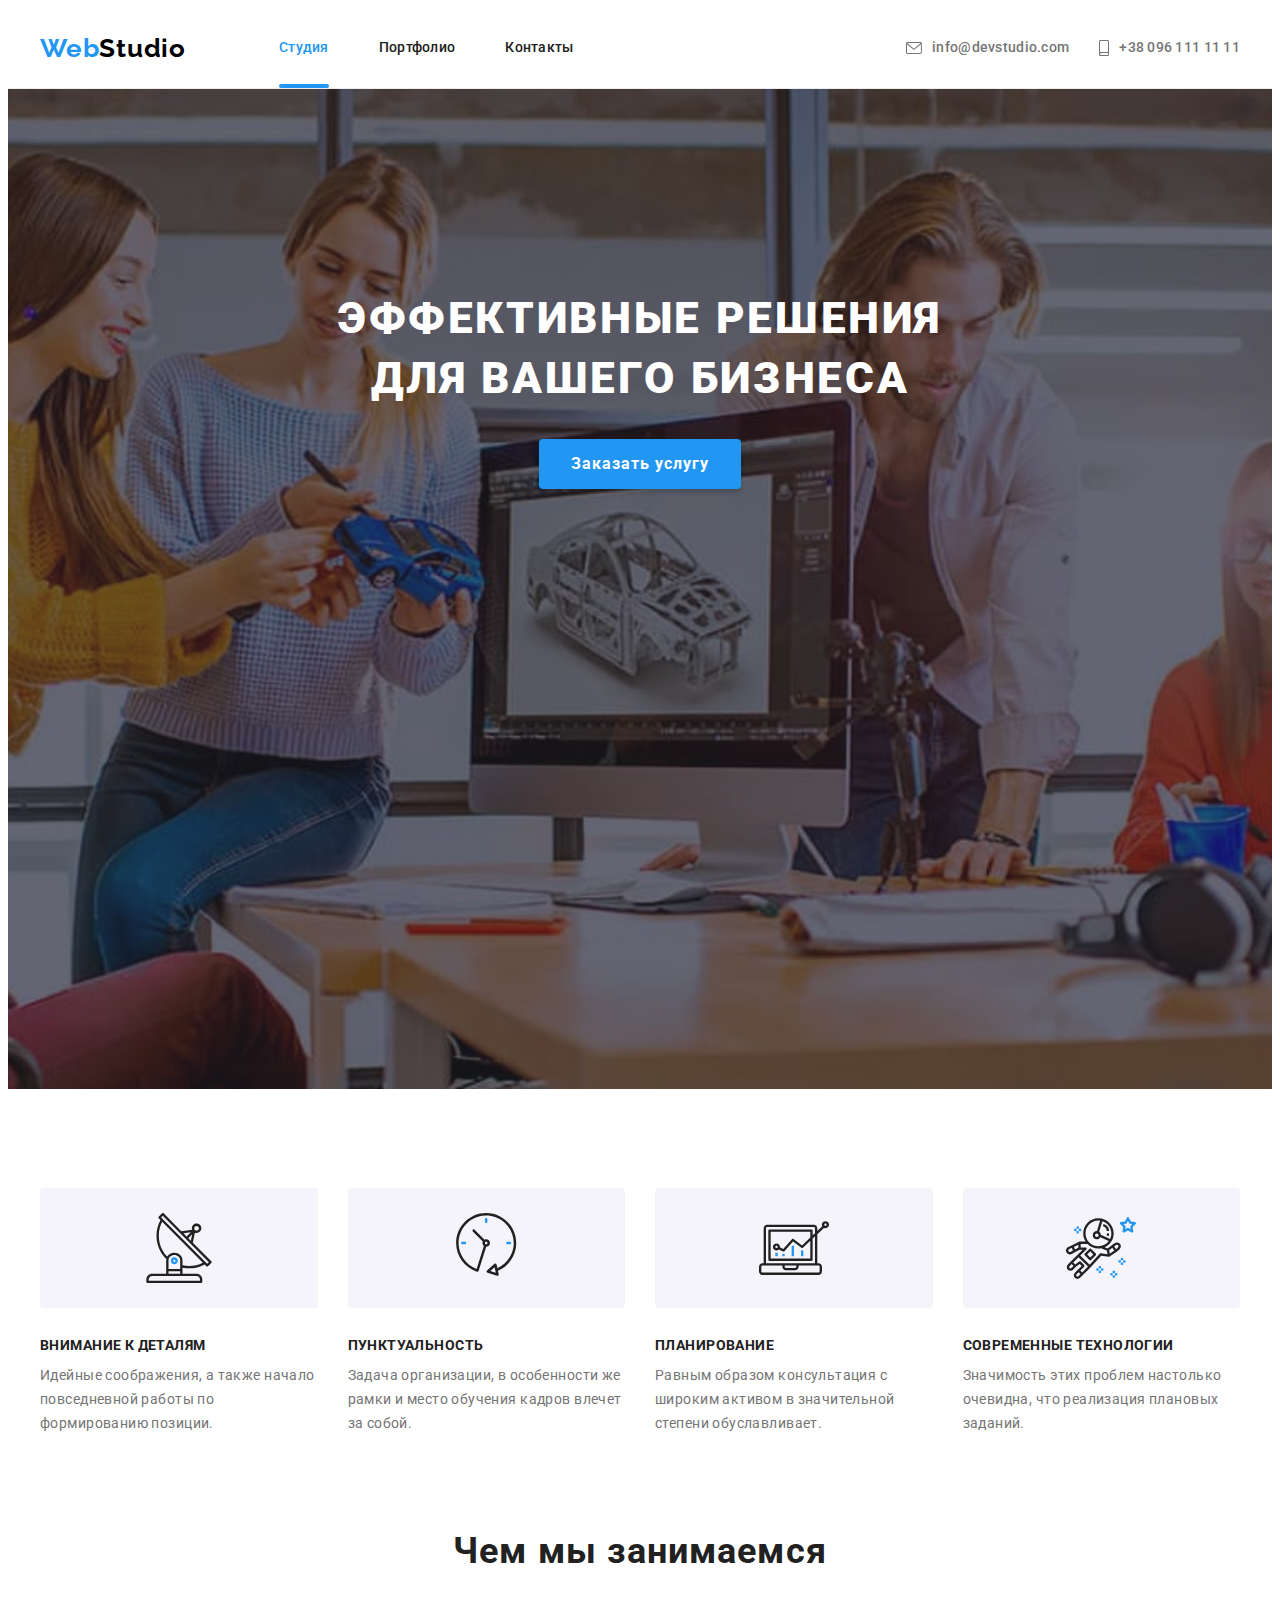
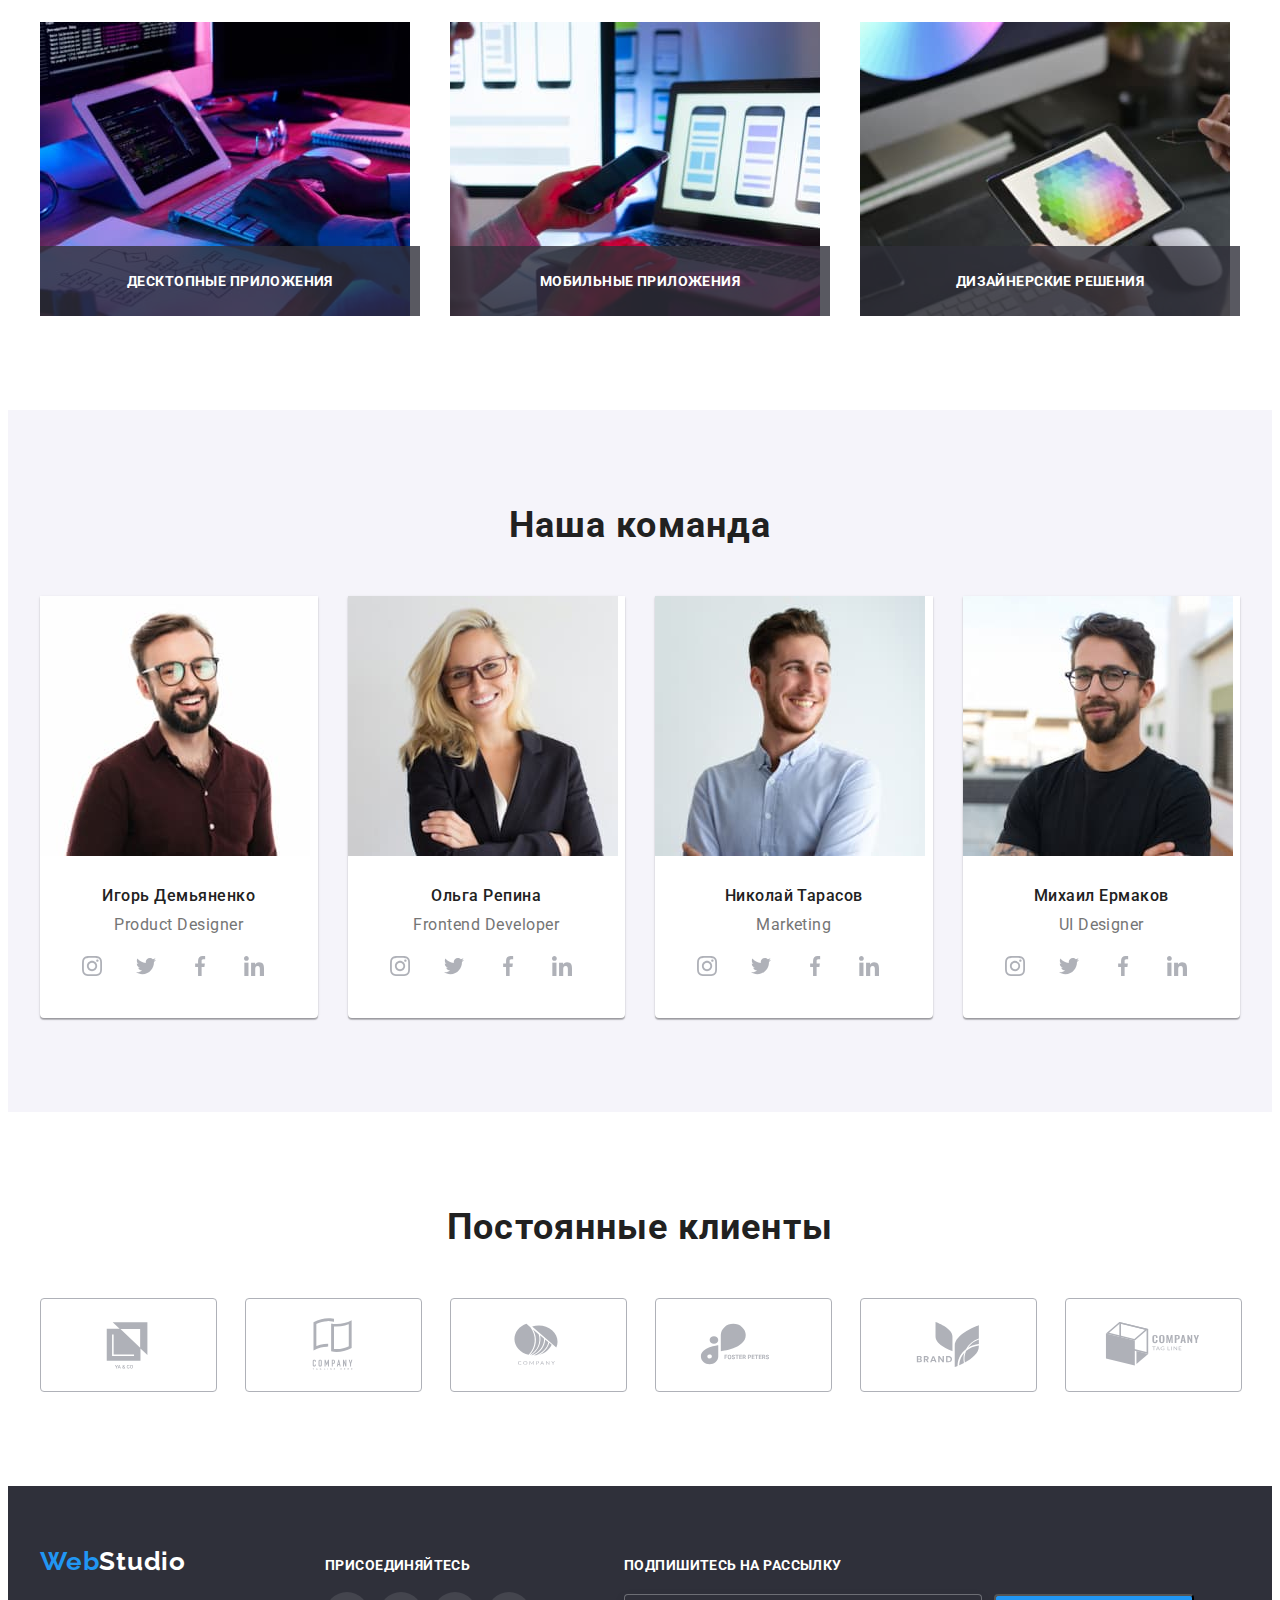
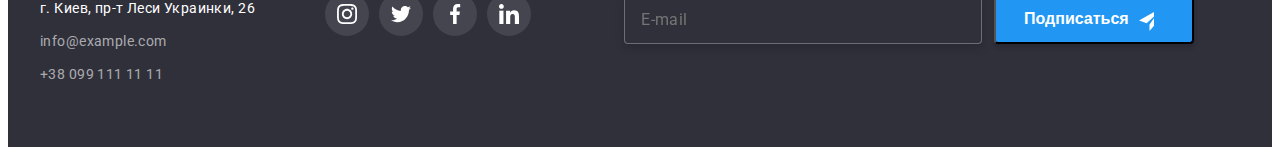
<file: index.html>
<!DOCTYPE html>
<html lang="ru">
  <head>
    <meta charset="UTF-8" />
    <meta http-equiv="X-UA-Compatible" content="IE=edge" />
    <meta name="viewport" content="width=device-width, initial-scale=1.0" />
    <title>Document</title>
    <link rel="preconnect" href="https://fonts.gstatic.com" />
    <link
      href="https://fonts.googleapis.com/css2?family=Raleway:wght@700&family=Roboto:wght@400;500;700;900&display=swap"
      rel="stylesheet"
    />
    <link
      rel="stylesheet"
      href="https://cdnjs.cloudflare.com/ajax/libs/modern-normalize/1.0.0/modern-normalize.css"
      integrity="sha512-Zx6MlUMKSVJoQ+83OwhdILe8cSEsCzfqThJd7J/VA2UrK6Ctj85p+xzqfyuNXE5B1k25uUdmJ2OzItbBy9GHAQ=="
      crossorigin="anonymous"
    />
    <link rel="stylesheet" href="./css/style.css" />
  </head>

  <body>
    <!-- HEADER -->
    <header class="header">
      <div class="container header-content">
        <nav class="site-nav list">
          <a class="logo link" href="./index.html" lang="en">
            <span class="logo-part-blue">Web</span>Studio
          </a>
          <ul class="menu list">
            <li class="menu-item">
              <a class="menu-link current link" href="./index.html">Студия</a>
            </li>
            <li class="menu-item">
              <a class="menu-link link" href="./portfolio.html">Портфолио</a>
            </li>
            <li class="menu-item">
              <a class="menu-link link" href="">Контакты</a>
            </li>
          </ul>
        </nav>

        <ul class="mail-and-tel list">
          <li class="mt-item">
            <a
              class="menu-link address-link link"
              href="mailto:info@devstudio.com"
              lang="en"
            >
              <svg class="mail-icon">
                <use href="./images/icons.svg#icon-envelope"></use>
              </svg>
              info@devstudio.com
            </a>
          </li>
          <li class="mt-item">
            <a class="menu-link address-link link" href="tel:+380961111111">
              <svg class="tel-icon">
                <use href="./images/icons.svg#icon-smartphone"></use>
              </svg>
              +38 096 111 11 11
            </a>
          </li>
        </ul>
      </div>
    </header>

    <main>
      <!-- HERO -->
      <section class="hero">
        <!-- <div class="container"> -->
        <h1 class="hero-title">Эффективные решения для вашего бизнеса</h1>

        <button class="hero-button" type="button" data-modal-open>
          Заказать услугу
        </button>
        <!-- </div> -->
      </section>

      <!-- SPECIFICS -->
      <section class="specifics">
        <div class="container">
          <h2 class="specifics-title visually-hidden">Особенности</h2>
          <ul class="specifics-list list">
            <li class="specifics-item">
              <div class="specifics-icon-allign">
                <svg class="specifics-icon">
                  <use href="./images/icons.svg#icon-antenna"></use>
                </svg>
              </div>
              <h3 class="specifics-item-title">Внимание к деталям</h3>
              <p class="specifics-item-text">
                Идейные соображения, а также начало повседневной работы по
                формированию позиции.
              </p>
            </li>
            <li class="specifics-item">
              <div class="specifics-icon-allign">
                <svg class="specifics-icon">
                  <use href="./images/icons.svg#icon-clock"></use>
                </svg>
              </div>
              <h3 class="specifics-item-title">Пунктуальность</h3>
              <p class="specifics-item-text">
                Задача организации, в особенности же рамки и место обучения
                кадров влечет за собой.
              </p>
            </li>
            <li class="specifics-item">
              <div class="specifics-icon-allign">
                <svg class="specifics-icon">
                  <use href="./images/icons.svg#icon-diagram"></use>
                </svg>
              </div>
              <h3 class="specifics-item-title">Планирование</h3>
              <p class="specifics-item-text">
                Равным образом консультация с широким активом в значительной
                степени обуславливает.
              </p>
            </li>
            <li class="specifics-item">
              <div class="specifics-icon-allign">
                <svg class="specifics-icon">
                  <use href="./images/icons.svg#icon-astronaut"></use>
                </svg>
              </div>
              <h3 class="specifics-item-title">Современные технологии</h3>
              <p class="specifics-item-text">
                Значимость этих проблем настолько очевидна, что реализация
                плановых заданий.
              </p>
            </li>
          </ul>
        </div>
      </section>

      <!-- WORK -->
      <section class="work">
        <div class="container">
          <h2 class="work-title">Чем мы занимаемся</h2>

          <ul class="work-list list">
            <li class="work-list-item">
              <img
                class="work-list-item-img"
                src="./images/studio/box01.jpg"
                alt="На комрьютере пишут код и смотрят его на планшете"
                width="370"
                height="294"
              />
              <p class="work-list-item-title">Десктопные приложения</p>
            </li>
            <li class="work-list-item">
              <img
                class="work-list-item-img"
                src="./images/studio/box02.jpg"
                alt="На ноутбуке смотрят макеты сайтов для мобильных"
                width="370"
                height="294"
              />
              <p class="work-list-item-title">Мобильные приложения</p>
            </li>
            <li class="work-list-item">
              <img
                class="work-list-item-img"
                src="./images/studio/box03.jpg"
                alt="На планшете смотрят гамму цветов"
                width="370"
                height="294"
              />
              <p class="work-list-item-title">Дизайнерские решения</p>
            </li>
          </ul>
        </div>
      </section>

      <!-- TEAM -->
      <section class="section team">
        <div class="container">
          <h2 class="team-title">Наша команда</h2>
          <ul class="team-list list">
            <li class="team-item">
              <img
                class="team-item-img"
                src="./images/studio/comm1.jpg"
                alt="фото Игоря Демьяненко"
                width="270"
                height="260"
              />
              <div class="team-item-text">
                <h3 class="team-item-name">Игорь Демьяненко</h3>
                <p class="team-item-profession" lang="en">Product Designer</p>
                <ul class="team-contact-list list">
                  <li class="team-contact-list-item">
                    <a class="team-contact-list-item-link" href="">
                      <svg class="social-icon">
                        <use href="./images/icons.svg#icon-instagram"></use>
                      </svg>
                    </a>
                  </li>
                  <li class="team-contact-list-item">
                    <a class="team-contact-list-item-link" href="">
                      <svg class="social-icon">
                        <use href="./images/icons.svg#icon-twitter"></use>
                      </svg>
                    </a>
                  </li>
                  <li class="team-contact-list-item">
                    <a class="team-contact-list-item-link" href="">
                      <svg class="social-icon">
                        <use href="./images/icons.svg#icon-facebook"></use>
                      </svg>
                    </a>
                  </li>
                  <li class="team-contact-list-item">
                    <a class="team-contact-list-item-link" href="">
                      <svg class="social-icon">
                        <use href="./images/icons.svg#icon-linkedin"></use>
                      </svg>
                    </a>
                  </li>
                </ul>
              </div>
            </li>
            <li class="team-item">
              <img
                class="team-item-img"
                src="./images/studio/comm2.jpg"
                alt="фото Ольги Репиной"
                width="270"
                height="260"
              />
              <div class="team-item-text">
                <h3 class="team-item-name">Ольга Репина</h3>
                <p class="team-item-profession" lang="en">Frontend Developer</p>
                <ul class="team-contact-list list">
                  <li class="team-contact-list-item">
                    <a class="team-contact-list-item-link" href="">
                      <svg class="social-icon">
                        <use href="./images/icons.svg#icon-instagram"></use>
                      </svg>
                    </a>
                  </li>
                  <li class="team-contact-list-item">
                    <a class="team-contact-list-item-link" href="">
                      <svg class="social-icon">
                        <use href="./images/icons.svg#icon-twitter"></use>
                      </svg>
                    </a>
                  </li>
                  <li class="team-contact-list-item">
                    <a class="team-contact-list-item-link" href="">
                      <svg class="social-icon">
                        <use href="./images/icons.svg#icon-facebook"></use>
                      </svg>
                    </a>
                  </li>
                  <li class="team-contact-list-item">
                    <a class="team-contact-list-item-link" href="">
                      <svg class="social-icon">
                        <use href="./images/icons.svg#icon-linkedin"></use>
                      </svg>
                    </a>
                  </li>
                </ul>
              </div>
            </li>
            <li class="team-item">
              <img
                class="team-item-img"
                src="./images/studio/comm3.jpg"
                alt="фото Николая Тарасова"
                width="270"
                height="260"
              />
              <div class="team-item-text">
                <h3 class="team-item-name">Николай Тарасов</h3>
                <p class="team-item-profession" lang="en">Marketing</p>
                <ul class="team-contact-list list">
                  <li class="team-contact-list-item">
                    <a class="team-contact-list-item-link" href="">
                      <svg class="social-icon">
                        <use href="./images/icons.svg#icon-instagram"></use>
                      </svg>
                    </a>
                  </li>
                  <li class="team-contact-list-item">
                    <a class="team-contact-list-item-link" href="">
                      <svg class="social-icon">
                        <use href="./images/icons.svg#icon-twitter"></use>
                      </svg>
                    </a>
                  </li>
                  <li class="team-contact-list-item">
                    <a class="team-contact-list-item-link" href="">
                      <svg class="social-icon">
                        <use href="./images/icons.svg#icon-facebook"></use>
                      </svg>
                    </a>
                  </li>
                  <li class="team-contact-list-item">
                    <a class="team-contact-list-item-link" href="">
                      <svg class="social-icon">
                        <use href="./images/icons.svg#icon-linkedin"></use>
                      </svg>
                    </a>
                  </li>
                </ul>
              </div>
            </li>
            <li class="team-item">
              <img
                class="team-item-img"
                src="./images/studio/comm4.jpg"
                alt="фото Михаила Ермакова"
                width="270"
                height="260"
              />
              <div class="team-item-text">
                <h3 class="team-item-name">Михаил Ермаков</h3>
                <p class="team-item-profession" lang="en">UI Designer</p>
                <ul class="team-contact-list list">
                  <li class="team-contact-list-item">
                    <a class="team-contact-list-item-link" href="">
                      <svg class="social-icon">
                        <use href="./images/icons.svg#icon-instagram"></use>
                      </svg>
                    </a>
                  </li>
                  <li class="team-contact-list-item">
                    <a class="team-contact-list-item-link" href="">
                      <svg class="social-icon">
                        <use href="./images/icons.svg#icon-twitter"></use>
                      </svg>
                    </a>
                  </li>
                  <li class="team-contact-list-item">
                    <a class="team-contact-list-item-link" href="">
                      <svg class="social-icon">
                        <use href="./images/icons.svg#icon-facebook"></use>
                      </svg>
                    </a>
                  </li>
                  <li class="team-contact-list-item">
                    <a class="team-contact-list-item-link" href="">
                      <svg class="social-icon">
                        <use href="./images/icons.svg#icon-linkedin"></use>
                      </svg>
                    </a>
                  </li>
                </ul>
              </div>
            </li>
          </ul>
        </div>
      </section>

      <!-- CLIENTS -->
      <section class="section clients">
        <div class="container">
          <h2 class="clients-title">Постоянные клиенты</h2>
          <ul class="clients-list list">
            <li class="clients-item">
              <a class="clients-item-link link" href="">
                <svg class="icon">
                  <use href="./images/icons.svg#icon-client-logo-01"></use>
                </svg>
              </a>
            </li>
            <li class="clients-item">
              <a class="clients-item-link" href="">
                <svg class="icon">
                  <use href="./images/icons.svg#icon-client-logo-02"></use>
                </svg>
              </a>
            </li>
            <li class="clients-item">
              <a class="clients-item-link" href="">
                <svg class="icon">
                  <use href="./images/icons.svg#icon-client-logo-03"></use>
                </svg>
              </a>
            </li>
            <li class="clients-item">
              <a class="clients-item-link" href="">
                <svg class="icon">
                  <use href="./images/icons.svg#icon-client-logo-04"></use>
                </svg>
              </a>
            </li>
            <li class="clients-item">
              <a class="clients-item-link" href="">
                <svg class="icon">
                  <use href="./images/icons.svg#icon-client-logo-05"></use>
                </svg>
              </a>
            </li>
            <li class="clients-item">
              <a class="clients-item-link" href="">
                <svg class="icon">
                  <use href="./images/icons.svg#icon-client-logo-06"></use>
                </svg>
              </a>
            </li>
          </ul>
        </div>
      </section>
    </main>

    <!-- FOOTER -->
    <footer class="footer">
      <div class="container footer-list">
        <div>
          <a href="./index.html" class="logo-white link" lang="en">
            <span class="logo-part-blue">Web</span>Studio
          </a>
          <address class="address-house">
            <ul class="address-list list">
              <li class="address-list-item">
                <a
                  class="address-list-link link"
                  href="https://www.google.com/maps/d/viewer?mid=10uSM3H-mIU3GznYo2szRIEphczw&usp=sharing"
                  target="_blank"
                  rel="noreferrer noopener"
                >
                  г. Киев, пр-т Леси Украинки, 26
                </a>
              </li>
              <li class="address-list-item">
                <a
                  class="address-list-link e-mail link"
                  href="mailto:info@example.com"
                  lang="en"
                >
                  info@example.com
                </a>
              </li>
              <li class="address-list-item">
                <a
                  class="address-list-link phone link"
                  href="tel:+380991111111"
                >
                  +38 099 111 11 11
                </a>
              </li>
            </ul>
          </address>
        </div>
        <div class="footer-social-list">
          <h2 class="footer-social-title">присоединяйтесь</h2>
          <ul class="footer-contact-list list">
            <li class="footer-contact-list-item">
              <a class="footer-contact-list-item-link" href="">
                <svg class="social-icon">
                  <use href="./images/icons.svg#icon-instagram"></use>
                </svg>
              </a>
            </li>
            <li class="footer-contact-list-item">
              <a class="footer-contact-list-item-link" href="">
                <svg class="social-icon">
                  <use href="./images/icons.svg#icon-twitter"></use>
                </svg>
              </a>
            </li>
            <li class="footer-contact-list-item">
              <a class="footer-contact-list-item-link" href="">
                <svg class="social-icon">
                  <use href="./images/icons.svg#icon-facebook"></use>
                </svg>
              </a>
            </li>
            <li class="footer-contact-list-item">
              <a class="footer-contact-list-item-link" href="">
                <svg class="social-icon">
                  <use href="./images/icons.svg#icon-linkedin"></use>
                </svg>
              </a>
            </li>
          </ul>
        </div>
        <form action="#">
          <label class="footer-form-title" for="input-e-mail"
            >Подпишитесь на рассылку</label
          >
          <div class="footer-form-submot">
            <input
              class="footer-form-input"
              type="email"
              id="input-e-mail"
              name="email"
              placeholder="E-mail"
            />
            <button class="footer-form-button" type="submit">
              Подписаться
              <svg class="footer-send-icon">
                <use href="./images/icons.svg#icon-send"></use>
              </svg>
            </button>
          </div>
        </form>
      </div>
    </footer>

    <div class="backdrop is-hidden" data-modal>
      <div class="modal">
        <button class="button-close" type="button" data-modal-close>
          <svg class="close-icon">
            <use href="./images/icons.svg#icon-close-button"></use>
          </svg>
        </button>
        <form class="modal-form">
          <p class="modal-title">Оставьте свои данные, мы вам перезвоним</p>
          <div class="modal-inputs">
            <label class="modal-group">
              <span class="modal-label">Имя</span>
              <span class="modal-input-group">
                <input class="modal-input-info" type="text" name="name" />
                <svg class="modal-input-icon">
                  <use href="./images/icons.svg#icon-person"></use>
                </svg>
              </span>
            </label>

            <label class="modal-group">
              <span class="modal-label">Телефон</span>
              <span class="modal-input-group">
                <input class="modal-input-info" type="tel" name="phome" />
                <svg class="modal-input-icon">
                  <use href="./images/icons.svg#icon-phone"></use>
                </svg>
              </span>
            </label>

            <label class="modal-group">
              <span class="modal-label">Почта</span>
              <span class="modal-input-group">
                <input class="modal-input-info" type="email" name="email" />
                <svg class="modal-input-icon">
                  <use href="./images/icons.svg#icon-email"></use>
                </svg>
              </span>
            </label>

            <div class="modal-group-comment">
              <label class="modal-label" for="comment">Комментарий</label>
              <textarea
                class="modal-comment"
                name="comment"
                id="comment"
                placeholder="Введите текст"
              ></textarea>
            </div>

            <label class="modal-confirm">
              <input
                class="modal-confirm-checkbox visually-hidden"
                type="checkbox"
                name="confirm"
              />
              <span class="modal-checkbox-icon"></span>
              <span class="modal-confirm-conditions"
                >Соглашаюсь с рассылкой и принимаю
                <a href="">Условия договора</a>
              </span>
            </label>

            <button class="modal-button-submit" type="submit">Отправить</button>
          </div>
        </form>
      </div>
    </div>
    <script src="./js/modal.js"></script>
  </body>
</html>
</file>
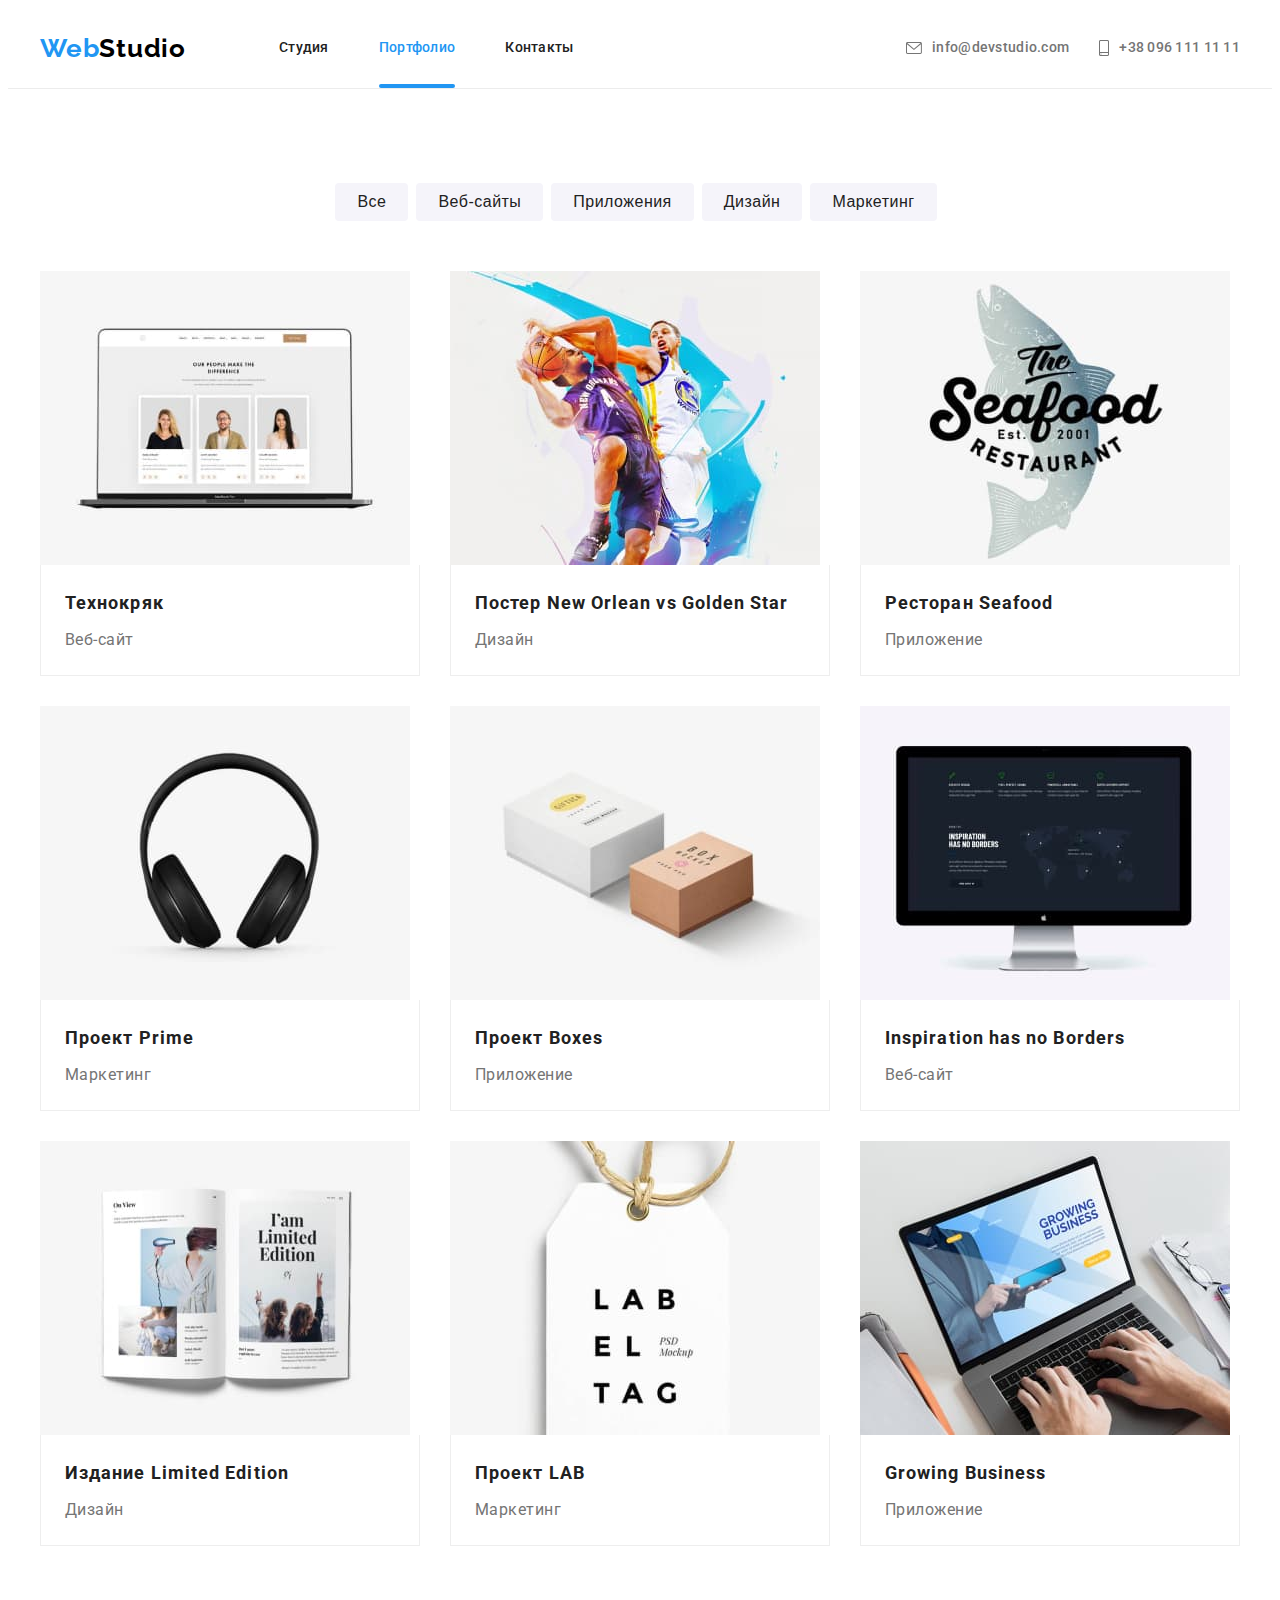
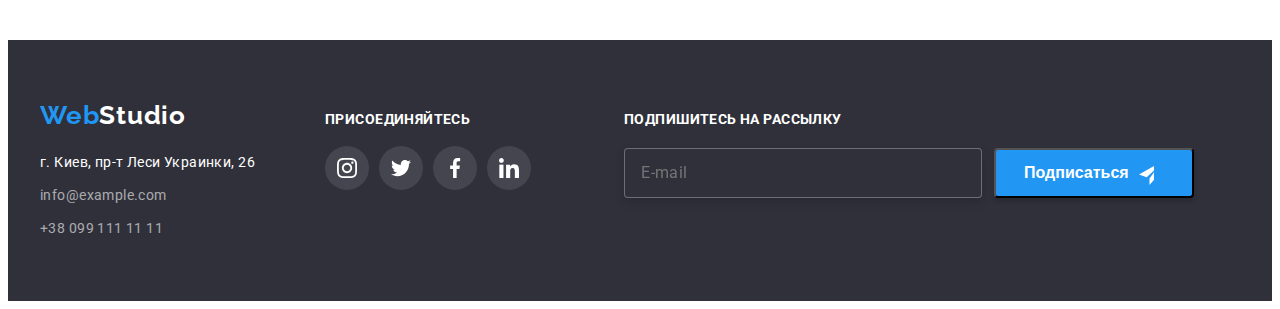
<file: portfolio.html>
<!DOCTYPE html>
<html lang="ru">
  <head>
    <meta charset="UTF-8" />
    <meta http-equiv="X-UA-Compatible" content="IE=edge" />
    <meta name="viewport" content="width=device-width, initial-scale=1.0" />
    <title>Document</title>
    <link rel="preconnect" href="https://fonts.gstatic.com" />
    <link
      href="https://fonts.googleapis.com/css2?family=Raleway:wght@700&family=Roboto:wght@400;500;700;900&display=swap"
      rel="stylesheet"
    />
    <link
      rel="stylesheet"
      href="https://cdnjs.cloudflare.com/ajax/libs/modern-normalize/1.0.0/modern-normalize.css"
      integrity="sha512-Zx6MlUMKSVJoQ+83OwhdILe8cSEsCzfqThJd7J/VA2UrK6Ctj85p+xzqfyuNXE5B1k25uUdmJ2OzItbBy9GHAQ=="
      crossorigin="anonymous"
    />
    <link rel="stylesheet" href="./css/style.css" />
  </head>

  <body>
    <!-- HEADER -->
    <header class="header">
      <div class="container header-content">
        <nav class="site-nav list">
          <a class="logo link" href="./index.html" lang="en">
            <span class="logo-part-blue">Web</span>Studio
          </a>
          <ul class="menu list">
            <li class="menu-item">
              <a class="menu-link link" href="./index.html">Студия</a>
            </li>
            <li class="menu-item">
              <a class="menu-link current link" href="./portfolio.html"
                >Портфолио
              </a>
            </li>
            <li class="menu-item">
              <a class="menu-link link" href="">Контакты</a>
            </li>
          </ul>
        </nav>

        <ul class="mail-and-tel list">
          <li class="mt-item">
            <a
              class="menu-link address-link link"
              href="mailto:info@devstudio.com"
              lang="en"
            >
              <svg class="mail-icon">
                <use href="./images/icons.svg#icon-envelope"></use>
              </svg>
              info@devstudio.com
            </a>
          </li>
          <li class="mt-item">
            <a class="menu-link address-link link" href="tel:+380961111111">
              <svg class="tel-icon">
                <use href="./images/icons.svg#icon-smartphone"></use>
              </svg>
              +38 096 111 11 11
            </a>
          </li>
        </ul>
      </div>
    </header>

    <main>
      <!-- FILTERS AND CARDS -->
      <section class="section filters-and-cards">
        <div class="container">
          <h1 class="filters-and-cards-title visually-hidden">
            Фильтра и Карточки
          </h1>
          <ul class="filters-list">
            <li class="filters-list-item list">
              <button class="filters-list-item-button" type="button">
                Все
              </button>
            </li>
            <li class="filters-list-item list">
              <button class="filters-list-item-button" type="button">
                Веб-сайты
              </button>
            </li>
            <li class="filters-list-item list">
              <button class="filters-list-item-button" type="button">
                Приложения
              </button>
            </li>
            <li class="filters-list-item list">
              <button class="filters-list-item-button" type="button">
                Дизайн
              </button>
            </li>
            <li class="filters-list-item list">
              <button class="filters-list-item-button" type="button">
                Маркетинг
              </button>
            </li>
          </ul>

          <ul class="cards-list list">
            <li class="cards-list-item">
              <a class="cards-list-item-link link" href="">
                <div class="cards-list-item-block">
                  <img
                    class="ccards-list-item-img"
                    src="./images/portfolio/project1.jpg"
                    alt="На ноутбуке сайт с карточками"
                    width="370"
                    height="294"
                  />
                  <p class="overlay">
                    Технокряк это современная площадка распространения
                    коронавируса. Компании используют эту платформу для
                    цифрового шпионажа и атак на защищённые сервера конкурентов.
                  </p>
                </div>
                <div class="cards-list-item-text">
                  <h2 class="cards-list-item-title">Технокряк</h2>
                  <p class="cards-list-item-type">Веб-сайт</p>
                </div>
              </a>
            </li>
            <li class="cards-list-item">
              <a class="cards-list-item-link link" href="">
                <div class="cards-list-item-block">
                  <img
                    class="cards-list-item-img"
                    src="./images/portfolio/project2.jpg"
                    alt="Два спортсмена баскетболиста"
                    width="370"
                    height="294"
                  />
                  <div class="overlay">
                    <p>
                      Технокряк это современная площадка распространения
                      коронавируса. Компании используют эту платформу для
                      цифрового шпионажа и атак на защищённые сервера
                      конкурентов.
                    </p>
                  </div>
                </div>
                <div class="cards-list-item-text">
                  <h2 class="cards-list-item-title">
                    Постер New Orlean vs Golden Star
                  </h2>
                  <p class="cards-list-item-type">Дизайн</p>
                </div>
              </a>
            </li>
            <li class="cards-list-item">
              <a class="cards-list-item-link link" href="">
                <div class="cards-list-item-block">
                  <img
                    class="cards-list-item-img"
                    src="./images/portfolio/project3.jpg"
                    alt="Логотип ресторана Seafood"
                    width="370"
                    height="294"
                  />
                  <div class="overlay">
                    <p>
                      Технокряк это современная площадка распространения
                      коронавируса. Компании используют эту платформу для
                      цифрового шпионажа и атак на защищённые сервера
                      конкурентов.
                    </p>
                  </div>
                </div>
                <div class="cards-list-item-text">
                  <h2 class="cards-list-item-title">Ресторан Seafood</h2>
                  <p class="cards-list-item-type">Приложение</p>
                </div>
              </a>
            </li>
            <li class="cards-list-item">
              <a class="cards-list-item-link link" href="">
                <div class="cards-list-item-block">
                  <img
                    class="cards-list-item-img"
                    src="./images/portfolio/project4.jpg"
                    alt="Наушники"
                    width="370"
                    height="294"
                  />
                  <div class="overlay">
                    <p>
                      Технокряк это современная площадка распространения
                      коронавируса. Компании используют эту платформу для
                      цифрового шпионажа и атак на защищённые сервера
                      конкурентов.
                    </p>
                  </div>
                </div>
                <div class="cards-list-item-text">
                  <h2 class="cards-list-item-title">Проект Prime</h2>
                  <p class="cards-list-item-type">Маркетинг</p>
                </div>
              </a>
            </li>
            <li class="cards-list-item">
              <a class="cards-list-item-link link" href="">
                <div class="cards-list-item-block">
                  <img
                    class="cards-list-item-img"
                    src="./images/portfolio/project5.jpg"
                    alt="Две коробки"
                    width="370"
                    height="294"
                  />
                  <div class="overlay">
                    <p>
                      Технокряк это современная площадка распространения
                      коронавируса. Компании используют эту платформу для
                      цифрового шпионажа и атак на защищённые сервера
                      конкурентов.
                    </p>
                  </div>
                </div>
                <div class="cards-list-item-text">
                  <h2 class="cards-list-item-title">Проект Boxes</h2>
                  <p class="cards-list-item-type">Приложение</p>
                </div>
              </a>
            </li>
            <li class="cards-list-item">
              <a class="cards-list-item-link link" href="">
                <div class="cards-list-item-block">
                  <img
                    class="cards-list-item-img"
                    src="./images/portfolio/project6.jpg"
                    alt="Ноутбук с сайтом на мониторе"
                    width="370"
                    height="294"
                  />
                  <div class="overlay">
                    <p>
                      Технокряк это современная площадка распространения
                      коронавируса. Компании используют эту платформу для
                      цифрового шпионажа и атак на защищённые сервера
                      конкурентов.
                    </p>
                  </div>
                </div>
                <div class="cards-list-item-text">
                  <h2 class="cards-list-item-title" lang="en">
                    Inspiration has no Borders
                  </h2>
                  <p class="cards-list-item-type">Веб-сайт</p>
                </div>
              </a>
            </li>
            <li class="cards-list-item">
              <a class="cards-list-item-link link" href="">
                <div class="cards-list-item-block">
                  <img
                    class="cards-list-item-img"
                    src="./images/portfolio/project7.jpg"
                    alt="Развернутая книга с иллюстрациями"
                    width="370"
                    height="294"
                  />
                  <div class="overlay">
                    <p>
                      Технокряк это современная площадка распространения
                      коронавируса. Компании используют эту платформу для
                      цифрового шпионажа и атак на защищённые сервера
                      конкурентов.
                    </p>
                  </div>
                </div>
                <div class="cards-list-item-text">
                  <h2 class="cards-list-item-title">Издание Limited Edition</h2>
                  <p class="cards-list-item-type">Дизайн</p>
                </div>
              </a>
            </li>
            <li class="cards-list-item">
              <a class="cards-list-item-link link" href="">
                <div class="cards-list-item-block">
                  <img
                    class="cards-list-item-img"
                    src="./images/portfolio/project8.jpg"
                    alt="Бирка с надписью LAB EL TAG"
                    width="370"
                    height="294"
                  />
                  <div class="overlay">
                    <p>
                      Технокряк это современная площадка распространения
                      коронавируса. Компании используют эту платформу для
                      цифрового шпионажа и атак на защищённые сервера
                      конкурентов.
                    </p>
                  </div>
                </div>
                <div class="cards-list-item-text">
                  <h2 class="cards-list-item-title">Проект LAB</h2>
                  <p class="cards-list-item-type">Маркетинг</p>
                </div>
              </a>
            </li>
            <li class="cards-list-item">
              <a class="cards-list-item-link link" href="">
                <div class="cards-list-item-block">
                  <img
                    class="cards-list-item-img"
                    src="./images/portfolio/project9.jpg"
                    alt="Ноутбук с сайтом Growing Business на мониторе "
                    width="370"
                    height="294"
                  />
                  <div class="overlay">
                    <p>
                      Технокряк это современная площадка распространения
                      коронавируса. Компании используют эту платформу для
                      цифрового шпионажа и атак на защищённые сервера
                      конкурентов.
                    </p>
                  </div>
                </div>
                <div class="cards-list-item-text">
                  <h2 class="cards-list-item-title" lang="en">
                    Growing Business
                  </h2>
                  <p class="cards-list-item-type">Приложение</p>
                </div>
              </a>
            </li>
          </ul>
        </div>
      </section>
    </main>

    <!-- FOOTER -->
    <footer class="footer">
      <div class="container footer-list">
        <div>
          <a href="./index.html" class="logo-white link" lang="en">
            <span class="logo-part-blue">Web</span>Studio
          </a>
          <address class="address-house">
            <ul class="address-list list">
              <li class="address-list-item">
                <a
                  class="address-list-link link"
                  href="https://www.google.com/maps/d/viewer?mid=10uSM3H-mIU3GznYo2szRIEphczw&usp=sharing"
                  target="_blank"
                  rel="noreferrer noopener"
                >
                  г. Киев, пр-т Леси Украинки, 26
                </a>
              </li>
              <li class="address-list-item">
                <a
                  class="address-list-link e-mail link"
                  href="mailto:info@example.com"
                  lang="en"
                >
                  info@example.com
                </a>
              </li>
              <li class="address-list-item">
                <a
                  class="address-list-link phone link"
                  href="tel:+380991111111"
                >
                  +38 099 111 11 11
                </a>
              </li>
            </ul>
          </address>
        </div>
        <div class="footer-social-list">
          <h2 class="footer-social-title">присоединяйтесь</h2>
          <ul class="footer-contact-list list">
            <li class="footer-contact-list-item">
              <a class="footer-contact-list-item-link" href="">
                <svg class="social-icon">
                  <use href="./images/icons.svg#icon-instagram"></use>
                </svg>
              </a>
            </li>
            <li class="footer-contact-list-item">
              <a class="footer-contact-list-item-link" href="">
                <svg class="social-icon">
                  <use href="./images/icons.svg#icon-twitter"></use>
                </svg>
              </a>
            </li>
            <li class="footer-contact-list-item">
              <a class="footer-contact-list-item-link" href="">
                <svg class="social-icon">
                  <use href="./images/icons.svg#icon-facebook"></use>
                </svg>
              </a>
            </li>
            <li class="footer-contact-list-item">
              <a class="footer-contact-list-item-link" href="">
                <svg class="social-icon">
                  <use href="./images/icons.svg#icon-linkedin"></use>
                </svg>
              </a>
            </li>
          </ul>
        </div>

        <form action="#">
          <label class="footer-form-title" for="input-e-mail"
            >Подпишитесь на рассылку</label
          >
          <div class="footer-form-submot">
            <input
              class="footer-form-input"
              type="email"
              id="input-e-mail"
              name="email"
              placeholder="E-mail"
            />
            <button class="footer-form-button" type="submit">
              Подписаться
              <svg class="footer-send-icon">
                <use href="./images/icons.svg#icon-send"></use>
              </svg>
            </button>
          </div>
        </form>
      </div>
    </footer>
  </body>
</html>
</file>
<file: css/style.css>
:root {
  --main-text-color: #757575;
  --secondary-text-color: #212121;
  --accent-color: #2196f3;
  --main-footer-text-color: #ffffff;
  --portfolio-filters-background: #f5f4fa;
  --main-portfolio-background: #ffffff;
  --main-studio-background: #e5e5e5;
  --color-white: #ffffff;
  --color-blue: #188ce8;
  --color-social-link: #afb1b8;

  --cards-list-count: 3;
  --margin-30: 30px;
  --anim-timing-function: cubic-bezier(0.4, 0, 0.2, 1);
  --anim-duration: 250ms;
}

h1,
h2,
h3,
h4,
h5,
h6,
p {
  margin-top: 0;
  margin-bottom: 0;
}

ul,
ol {
  margin-top: 0;
  margin-bottom: 0;
  padding-left: 0;
}

.visually-hidden {
  position: absolute;
  width: 1px;
  height: 1px;
  margin: -1px;
  border: 0;
  padding: 0;

  white-space: nowrap;
  clip-path: inset(100%);
  clip: rect(0 0 0 0);
  overflow: hidden;
}

.list {
  list-style: none;
}

img {
  display: block;
}

body {
  font-family: Roboto, sans-serif;
  color: var(--main-text-color);
}

.link {
  text-decoration: none;
}

.logo-part-blue {
  color: var(--accent-color);
}

.container {
  width: 1200px;
  padding-right: 15px;
  padding-left: 15px;
  margin-left: auto;
  margin-right: auto;
}

.section {
  padding-top: 94px;
  padding-bottom: 94px;
}

.social-icon {
  width: 20px;
  height: 20px;
  fill: currentColor;
}

/* ################### HEADER ################### */
.header {
  background: var(--color-white);
  border-bottom: 1px solid #ececec;
}

.header-content {
  display: flex;
  align-items: center;
  justify-content: space-between;
}

.site-nav {
  display: flex;
  align-items: center;
}

.logo {
  font-family: Raleway, sans-serif;
  font-weight: 700;
  font-size: 26px;
  line-height: 1.19;
  letter-spacing: 0.03em;
  color: #000000;
}

.menu {
  display: flex;
  justify-content: space-between;
  padding: 0;
  margin-left: 93px;
}

.site-nav .menu-link {
  color: var(--secondary-text-color);
}

.menu-link {
  position: relative;
  display: block;
  font-size: 14px;
  font-weight: 500;
  line-height: 1.14;
  letter-spacing: 0.02em;

  padding: 32px 0;

  transition: color var(--anim-duration) var(--anim-timing-function);
}

.current::after {
  display: block;
  left: 0;
  bottom: 0;
  position: absolute;
  content: "";

  background-color: var(--accent-color);

  border-radius: 2px;
  width: 100%;
  height: 4px;
}

.address-link {
  display: inline-flex;
  align-items: center;
  color: var(--main-text-color);
}

.site-nav .current,
.menu-link:hover,
.menu-link:focus {
  color: var(--accent-color);
}

.menu .menu-item + .menu-item {
  margin-left: 50px;
}

.mail-and-tel {
  display: flex;
  padding: 0;
}

.mail-and-tel .mt-item + .mt-item {
  margin-left: 30px;
}

.mail-icon {
  fill: currentColor;

  width: 16px;
  height: 12px;
  margin-right: 10px;
}

.tel-icon {
  fill: currentColor;

  width: 10px;
  height: 16px;
  margin-right: 10px;
}
/* ################### END HEADER ################### */

/* ################### FOOTER ################### */
.footer {
  background-color: #2f303a;
  padding-top: 60px;
  padding-bottom: 60px;
}

.logo-white {
  display: block;
  font-family: Raleway, sans-serif;
  font-weight: 700;
  font-size: 26px;
  line-height: 1.19;
  letter-spacing: 0.03em;
  color: var(--main-footer-text-color);

  margin-bottom: 20px;
}

.address-house {
  font-style: normal;
  font-size: 14px;
  line-height: 1.71;
  letter-spacing: 0.03em;
}

.address-list {
  padding: 0;
  margin: 0;
}

.address-list-item:not(:last-child) {
  margin-bottom: 9px;
}

.address-list-link {
  color: var(--main-footer-text-color);
}

.phone,
.e-mail {
  color: rgba(255, 255, 255, 0.6);
}

.footer-list {
  display: flex;
  align-items: baseline;
}

.footer-social-list {
  margin: 0 93px 19px 70px;
}

.footer-social-title {
  font-weight: 700;
  font-size: 14px;
  line-height: 1.143;
  letter-spacing: 0.03em;
  text-transform: uppercase;

  color: var(--color-white);
  margin-bottom: 19px;
}

.footer-contact-list {
  display: flex;
  align-items: baseline;
}

.footer-contact-list-item:not(:last-child) {
  margin-right: 10px;
}

.footer-contact-list-item-link {
  display: flex;
  align-items: center;
  justify-content: center;

  background: rgba(255, 255, 255, 0.1);
  color: var(--color-white);

  width: 44px;
  height: 44px;
  border-radius: 50%;
  transition: background-color var(--anim-duration) var(--anim-timing-function);
}

.footer-contact-list-item-link:focus,
.footer-contact-list-item-link:hover {
  background-color: var(--accent-color);
}

.footer-form-title {
  font-style: normal;
  font-weight: 700;
  font-size: 14px;
  line-height: 1.143;
  letter-spacing: 0.03em;
  text-transform: uppercase;

  color: var(--color-white);
}

.footer-form-submot {
  margin-top: 20px;
  display: flex;
  align-items: center;
}

.footer-form-input {
  font-family: Roboto;
  font-size: 16px;
  line-height: 1.25;
  letter-spacing: 0.03em;

  background: #2f303a;
  color: rgba(255, 255, 255, 0.6);

  width: 358px;
  height: 50px;
  padding: 16px 0 16px 16px;
  margin-right: 12px;

  border: 1px solid rgba(255, 255, 255, 0.3);
  box-sizing: border-box;
  filter: drop-shadow(0px 4px 4px rgba(0, 0, 0, 0.15));
  border-radius: 4px;

  transition: border var(--anim-duration) var(--anim-timing-function);
}

.footer-form-input:focus,
.footer-form-input:hover {
  border: 1px solid rgba(33, 150, 243, 0.3);
}

.footer-form-button {
  display: flex;
  align-items: center;
  justify-content: center;
  font-weight: 700;
  font-size: 16px;
  line-height: 1.87;
  width: 200px;
  height: 50px;
  padding: 10px 28px;
  background: var(--accent-color);
  box-shadow: 0px 4px 4px rgba(0, 0, 0, 0.15);
  border-radius: 4px;
  color: var(--color-white);

  transition: background-color var(--anim-duration) var(--anim-timing-function);
}

.footer-send-icon {
  width: 24px;
  height: 24px;
  background-size: contain;
  margin: 10px;
}

.footer-form-button:focus,
.footer-form-button:hover {
  background-color: var(--color-blue);
  cursor: pointer;
}
/* ################### END FOOTER ################### */

/* ******************* INDEX HTML ******************* */
/* ################### HERO ################### */
.hero {
  background-image: linear-gradient(
      to top,
      rgba(47, 48, 58, 0.4),
      rgba(47, 48, 58, 0.4)
    ),
    url(../images/studio/hero_bg.jpg);
  background-repeat: no-repeat;
  background-position: center;
  background-size: cover;
  color: var(--color-white);
  text-align: center;

  max-width: 1600px;
  height: 600px;

  padding-top: 200px;
  padding-bottom: 200px;
  margin: 0 auto 0 auto;
}

.hero-title {
  font-weight: 900;
  font-size: 44px;
  line-height: 1.36;
  letter-spacing: 0.06em;
  text-transform: uppercase;

  margin: 0 auto var(--margin-30) auto;
  max-width: 696px;
}

.hero-button {
  text-align: center;
  font-family: Roboto, sans-serif;
  font-weight: 700;
  font-size: 16px;
  line-height: 1.88;
  letter-spacing: 0.06em;

  background-color: var(--accent-color);
  color: var(--color-white);

  border: none;
  box-shadow: 0px 4px 4px rgba(0, 0, 0, 0.15);
  border-radius: 4px;
  padding: 10px 32px;
  transition: background-color var(--anim-duration) var(--anim-timing-function);
}

.hero-button:focus,
.hero-button:hover {
  background-color: var(--color-blue);
  cursor: pointer;
}
/* ################### END HERO ################### */

/* ################### SPECIFICS ################### */
.specifics {
  padding-top: 99px;
  padding-bottom: 47px;
}

.specifics-list {
  display: flex;
  padding-left: 0;
  margin-top: 0;
  margin-bottom: 0;
}

.specifics-item {
  font-size: 14px;
  letter-spacing: 0.03em;
  width: calc((100% - 3 * var(--margin-30)) / 4);
}

.specifics-item:not(:last-child) {
  margin-right: var(--margin-30);
}

.specifics-icon-allign {
  display: flex;
  justify-content: center;
  align-items: center;

  background-color: #f5f4fa;

  border-radius: 4px;
  height: 120px;
  margin-bottom: 30px;
}

.specifics-icon {
  fill: currentColor;
  width: 70px;
  height: 70px;
}

.specifics-item-title {
  font-size: 14px;
  font-weight: 700;
  line-height: 1.14;
  text-transform: uppercase;

  color: var(--secondary-text-color);

  margin-bottom: 10px;
}

.specifics-item-text {
  line-height: 1.71;
}
/* ################### END SPECIFICS ################### */

/* ################### WORK ################### */
.work {
  padding-top: 47px;
  padding-bottom: 94px;
}

.work-title {
  font-size: 36px;
  font-weight: 700;
  line-height: 1.17;
  letter-spacing: 0.03em;
  text-align: center;

  color: var(--secondary-text-color);

  width: 100%;
  margin: 0 0 50px 0;
}

.work-list {
  display: flex;
  padding-left: 0;
  margin-top: 0;
  margin-bottom: 0;
}

.work-list-item {
  position: relative;
  width: calc((100% - 2 * var(--margin-30)) / 3);
}

.work-list-item:not(:last-child) {
  margin-right: var(--margin-30);
}

.work-list-item-title {
  background: rgba(47, 48, 58, 0.8);
}

.work-list-item-title {
  position: absolute;
  left: 0;
  bottom: 0;
  display: flex;
  align-items: center;
  justify-content: center;

  font-weight: 700;
  font-size: 14px;
  line-height: 1.15;
  letter-spacing: 0.03em;
  text-transform: uppercase;

  color: var(--color-white);
  background: rgba(47, 48, 58, 0.8);

  width: 100%;
  height: 70px;
}
/* ################### END WORK ################### */

/* ################### TEAM ################### */
.team {
  background-color: #f5f4fa;
}

.team-title {
  font-size: 36px;
  font-weight: 700;
  letter-spacing: 0.03em;
  line-height: 1.17;
  text-align: center;

  color: var(--secondary-text-color);

  width: 100%;
  margin: 0 0 50px 0;
}

.team-list {
  display: flex;
  flex-wrap: wrap;

  padding-left: 0;
  margin-right: calc(-1 * var(--margin-30));
  margin-bottom: calc(-1 * var(--margin-30));
}

.team-item {
  font-size: 16px;
  letter-spacing: 0.03em;
  line-height: 1.19;
  text-align: center;

  background-color: var(--color-white);

  width: calc((100% - 4 * var(--margin-30)) / 4);
  box-shadow: 0px 1px 3px rgba(0, 0, 0, 0.12), 0px 1px 1px rgba(0, 0, 0, 0.14),
    0px 2px 1px rgba(0, 0, 0, 0.2);
  border-radius: 0px 0px 4px 4px;

  margin-right: var(--margin-30);
  margin-bottom: var(--margin-30);
}

.team-item-text {
  padding: var(--margin-30);
}

.team-item-name {
  font-size: 16px;
  font-weight: 500;
  color: var(--secondary-text-color);

  margin: 0 0 10px 0;
}

.team-item-profession {
  margin-bottom: 10px;
}

.team-contact-list {
  display: flex;
  align-items: center;
}

.team-contact-list-item:not(:last-child) {
  margin-right: 10px;
}

.team-contact-list-item-link {
  display: flex;
  align-items: center;
  justify-content: center;

  color: var(--color-social-link);

  width: 44px;
  height: 44px;
  border-radius: 50%;
  transition: background-color var(--anim-duration) var(--anim-timing-function),
    color var(--anim-duration) var(--anim-timing-function);
}

.team-contact-list-item-link:focus,
.team-contact-list-item-link:hover {
  color: var(--color-white);
  background-color: var(--accent-color);
}
/* ################### END TEAM ################### */

/* ################### CLIENTS ################### */
.clients-title {
  font-size: 36px;
  font-weight: 700;
  letter-spacing: 0.03em;
  line-height: 1.17;
  text-align: center;

  color: var(--secondary-text-color);

  width: 100%;
  margin: 0 0 50px 0;
}

.clients-list {
  display: flex;

  padding-left: 0;
  margin-top: 0;
  margin-bottom: 0;
  margin-right: calc(-1 * var(--margin-30));
  margin-bottom: calc(-1 * var(--margin-30));
}

.clients-item {
  box-sizing: border-box;

  text-align: center;
  font-size: 16px;
  letter-spacing: 0.03em;
  line-height: 1.19;

  background-color: var(--color-white);
  color: var(--color-social-link);

  width: calc((100% - 6 * var(--margin-30)) / 6);
  border-radius: 4px;
  margin-right: var(--margin-30);
  margin-bottom: var(--margin-30);
}

.icon {
  fill: currentColor;
  width: 106px;
  height: 60px;
}

.clients-item-link {
  display: flex;
  justify-content: center;
  align-items: center;

  color: currentColor;

  border: 1px solid currentColor;
  border-radius: 4px;
  width: 100%;
  height: 92px;
  transition: color var(--anim-duration) var(--anim-timing-function);
}

.clients-item-link:focus,
.clients-item-link:active,
.clients-item:focus,
.clients-item:active,
.clients-item:hover {
  color: var(--accent-color);
}
/* ################### END CLIENTS ################### */
/* **************** END INDEX HTML **************** */

/* **************** PORTFOLIO HTML **************** */
/* ################### FILTERS AND CARDS ################### */
.filters-and-cards-title {
  margin-top: 0;
  margin-bottom: 0;
}

.filters-list {
  display: flex;
  justify-content: center;

  padding-left: 0;
  padding-right: 0;
  margin-top: 0;
  margin-bottom: 50px;
}

.filters-list-item {
  margin-right: 8px;
}

.filters-list-item-button {
  display: block;
  flex-wrap: wrap;
  font-size: 16px;
  font-weight: 500;
  letter-spacing: 0.03em;
  line-height: 1.63;
  text-align: center;

  background-color: var(--portfolio-filters-background);
  color: var(--secondary-text-color);

  border: none;
  border-radius: 4px;
  padding: 6px 22px;
  transition: color var(--anim-duration) var(--anim-timing-function),
    background-color var(--anim-duration) var(--anim-timing-function),
    box-shadow var(--anim-duration) var(--anim-timing-function);
}

.filters-list-item-button:focus,
.filters-list-item-button:hover {
  background-color: var(--accent-color);
  color: var(--color-white);
  cursor: pointer;

  box-shadow: 0px 3px 1px rgba(0, 0, 0, 0.1), 0px 1px 2px rgba(0, 0, 0, 0.08),
    0px 2px 2px rgba(0, 0, 0, 0.12);
}

.cards-list {
  display: flex;
  flex-wrap: wrap;

  padding-left: 0;
  padding-right: 0;
  margin-top: 0;
  margin-bottom: 0;
  margin-right: calc(-1 * var(--margin-30));
  margin-bottom: calc(-1 * var(--margin-30));
}

.cards-list-item {
  position: relative;
  box-sizing: border-box;

  background-color: var(--main-portfolio-background);

  width: calc(
    (100% - var(--cards-list-count) * var(--margin-30)) /
      var(--cards-list-count)
  );
  margin-right: var(--margin-30);
  margin-bottom: var(--margin-30);
  transition: box-shadow var(--anim-duration) var(--anim-timing-function);
}

.cards-list-item-link {
  font-size: 18px;
  line-height: 1.56;
  letter-spacing: 0.03em;
}

.cards-list-item-link:focus .overlay,
.cards-list-item-link:hover .overlay {
  transform: translatey(0);
  opacity: 1;
}

.cards-list-item-block {
  position: relative;
  overflow: hidden;
}

.overlay {
  position: absolute;
  top: 0;
  left: 0;
  opacity: 0;
  font-size: 18px;
  color: var(--color-white);
  background-color: rgba(33, 150, 243, 0.9);
  overflow: auto;

  width: 100%;
  height: 100%;
  padding: 60px 20px;

  transform: translatey(100%);
  transition: transform var(--anim-duration) var(--anim-timing-function),
    opacity var(--anim-duration) var(--anim-timing-function);
}

.cards-list-item-link:focus,
.cards-list-item-link:active,
.cards-list-item-link:hover,
.cards-list-item:focus,
.cards-list-item:active,
.cards-list-item:hover {
  box-shadow: 0px 1px 1px rgba(0, 0, 0, 0.1), 0px 4px 4px rgba(0, 0, 0, 0.08),
    1px 4px 6px rgba(0, 0, 0, 0.12);
  border-radius: 4px;
}

.cards-list-item-text {
  padding: 20px 24px;
  border-left: 1px solid #eeeeee;
  border-bottom: 1px solid #eeeeee;
  border-right: 1px solid #eeeeee;
}

.cards-list-item-title {
  font-size: 18px;
  font-style: normal;
  font-weight: 700;
  letter-spacing: 0.06em;
  line-height: 2;

  color: var(--secondary-text-color);

  margin: 0 0 4px 0;
}

.cards-list-item-type {
  font-size: 16px;
  letter-spacing: 0.03em;
  line-height: 1.87;

  color: var(--main-text-color);

  margin: 0;
}
/* ################### END FILTERS AND CARDS ################### */
/* **************** END PORTFOLIO HTML **************** */

/* **************** modal form amd other **************** */
/* ################### backdrop ################### */
.backdrop {
  position: fixed;
  top: 0;
  left: 0;
  opacity: 1;
  z-index: 100;

  background-color: rgba(0, 0, 0, 0.2);

  width: 100%;
  height: 100%;
  transition: opacity var(--anim-duration) var(--anim-timing-function),
    visibility var(--anim-duration) var(--anim-timing-function);
}

.backdrop.is-hidden {
  visibility: hidden;
  opacity: 0;
  pointer-events: none;
}

.backdrop.is-hidden .modal {
  transform: translate(-50%, -50%) scale(0.8);
}

.backdrop.is-hidden .button-close {
  transform: scale(0.8);
}
/* ################### END backdrop ################### */

/* ################### modal ################### */
.modal {
  position: relative;
  top: 50%;
  left: 50%;

  width: 528px;

  transform: translate(-50%, -50%) scale(1);
  transition: opacity var(--anim-duration) var(--anim-timing-function),
    transform var(--anim-duration) var(--anim-timing-function);
}

.modal-form {
  background: var(--color-white);
  height: 581px;
  padding: 40px;
  box-shadow: 0px 1px 3px rgba(0, 0, 0, 0.12), 0px 1px 1px rgba(0, 0, 0, 0.14),
    0px 2px 1px rgba(0, 0, 0, 0.2);
  border-radius: 4px;
}
/* ################### END modal ################### */

/* ################### button close ################### */
.button-close {
  position: absolute;
  top: calc(50% - 283px);
  left: calc(50% + 226px);

  display: flex;
  justify-content: center;
  align-items: center;

  color: #000000;

  background-color: var(--color-white);

  width: 30px;
  height: 30px;
  border-radius: 50%;
  border: 1px solid rgba(0, 0, 0, 0.1);
  padding: 0;
  margin: 0;
  cursor: pointer;
  z-index: 102;
  transform: scale(1);

  transition: transform var(--anim-duration) var(--anim-timing-function);
}

.close-icon {
  fill: currentColor;
  width: 18px;
  height: 18px;
  transition: color var(--anim-duration) var(--anim-timing-function);
}

.button-close:hover,
.button-close:hover .close-icon {
  color: var(--accent-color);
}
/* ################### END button close ################### */

/* ################### inputs ################### */

.modal-title {
  font-weight: 700;
  font-size: 20px;
  line-height: 1.15;
  text-align: center;
  letter-spacing: 0.03em;

  color: var(--secondary-text-color);
  margin-bottom: 12px;
}

.modal-inputs {
  display: flex;
  flex-direction: column;
}

.modal-group {
  margin-bottom: 10px;
}

.modal-label {
  display: block;
  font-size: 12px;
  line-height: 14px;

  letter-spacing: 0.01em;
  margin-bottom: 4px;
}

/* .modal-input-info:hover, */
.modal-input-group:focus-within > .modal-input-info {
  border: 1px solid var(--accent-color);
}

/* .modal-input-info:hover + .modal-input-icon, */
.modal-input-group:focus-within > .modal-input-icon {
  fill: var(--accent-color);
}

.modal-input-group {
  position: relative;
}

.modal-input-info {
  border: 1px solid rgba(33, 33, 33, 0.2);
  box-sizing: border-box;
  border-radius: 4px;
  width: 100%;
  height: 40px;
  padding: 12px 12px 12px 42px;
  color: var(--secondary-text-color);
  outline: var(--accent-color);
  transition: border var(--anim-duration) var(--anim-timing-function);
}

.modal-input-icon {
  position: absolute;
  left: 12px;
  top: 50%;
  transform: translateY(-50%);
  fill: var(--secondary-text-color);

  width: 18px;
  height: 18px;
  transition: fill var(--anim-duration) var(--anim-timing-function);
}
/* ################### END inputs ################### */

/* ################### comment ################### */
.modal-group-comment {
  margin-bottom: 20px;
}

.modal-comment {
  color: var(--secondary-text-color);
  width: 448px;
  height: 120px;

  border: 1px solid rgba(33, 33, 33, 0.2);
  box-sizing: border-box;
  border-radius: 4px;

  resize: none;
  outline: var(--accent-color);
  padding: 12px 16px;
  transition: border var(--anim-duration) var(--anim-timing-function);
}

/* .modal-comment:hover, */
.modal-group-comment:focus-within > .modal-comment {
  border: 1px solid var(--accent-color);
}
/* ################### END comment ################### */

/* ################### confirm checkbox ################### */
.modal-confirm {
  display: flex;
  align-items: center;
  font-size: 14px;
  line-height: 1.71;
  color: var(--secondary-text-color);

  letter-spacing: 0.03em;

  margin-bottom: 30px;
  transition: color var(--anim-duration) var(--anim-timing-function);
}

.modal-confirm-checkbox:checked + .modal-checkbox-icon {
  background-image: url("../images/check.svg");
  background-color: var(--accent-color);
  background-size: contain;
  background-origin: padding-box;
  border-color: var(--accent-color);
}

.modal-checkbox-icon {
  display: inline-block;
  width: 16px;
  height: 16px;
  color: var(--secondary-text-color);
  border: 2px solid currentColor;
  border-radius: 4px;
  margin-left: 14px;
  margin-right: 7px;
  transition: color var(--anim-duration) var(--anim-timing-function);
}

.modal-confirm-checkbox:focus + .modal-checkbox-icon,
.modal-confirm-checkbox:focus ~ .modal-confirm-conditions,
.modal-confirm:focus > .modal-checkbox-icon,
.modal-confirm:hover > .modal-checkbox-icon,
.modal-confirm:focus,
.modal-confirm:hover {
  cursor: pointer;
  color: var(--accent-color);
}
/* ################### END confirm checkbox ################### */

/* ################### button submit ################### */

.modal-button-submit {
  background-color: var(--accent-color);
  color: var(--color-white);
  width: 200px;
  padding: 10px 56px;
  margin: 0 auto;

  box-shadow: 0px 4px 4px rgba(0, 0, 0, 0.15);
  border-radius: 4px;
  transition: background-color var(--anim-duration) var(--anim-timing-function);
}

.modal-button-submit:focus,
.modal-button-submit:hover {
  cursor: pointer;
  background-color: var(--color-blue);
}
/* ################### button submit ################### */

/* **************** END backdrop **************** */
</file>
